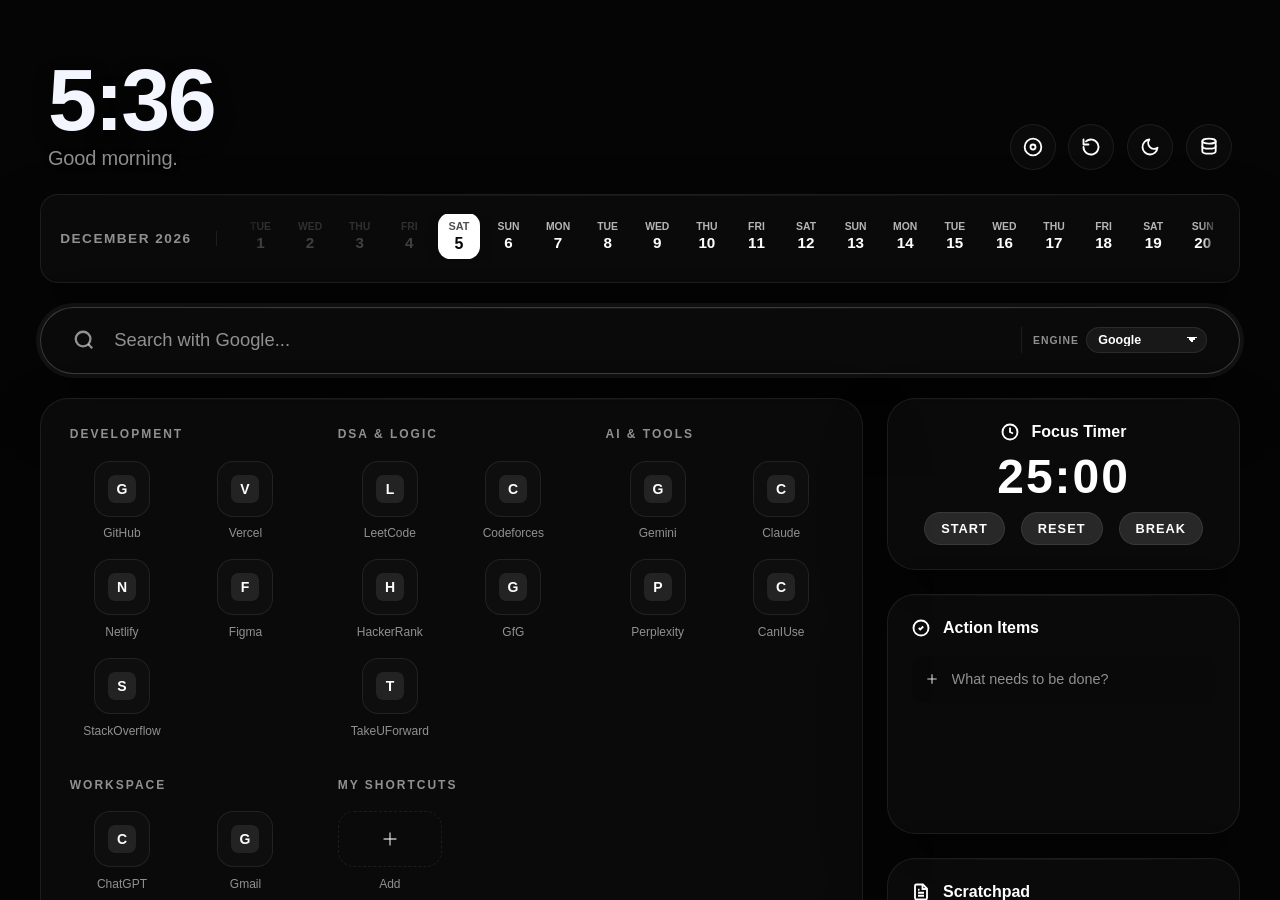
<file: index.html>
<!DOCTYPE html>
<html lang="en">

<head>
    <meta charset="UTF-8">
    <meta name="viewport" content="width=device-width, initial-scale=1.0">
    <title>New Tab</title>
    <link rel="stylesheet" href="styles.css">
</head>

<body>

    <div id="bg-layer"></div>
    <div id="bg-overlay"></div>
    <div class="noise-overlay"></div>

    <div class="app-container">

        <header class="header stagger-1">
            <div class="time-box">
                <h1 id="clock">00:00</h1>
                <p id="greeting">Initializing...</p>
            </div>
            <div class="controls">
                <button id="btn-focus" class="icon-btn" type="button" title="Zen Mode" aria-label="Toggle zen mode">
                    <svg viewBox="0 0 24 24">
                        <circle cx="12" cy="12" r="10"></circle>
                        <circle cx="12" cy="12" r="3"></circle>
                    </svg>
                </button>
                <button id="btn-bg-default" class="icon-btn" type="button" title="Use Default Abstract Wallpaper"
                    aria-label="Use default abstract wallpaper">
                    <svg viewBox="0 0 24 24">
                        <path d="M3 12a9 9 0 1 0 3-6.7"></path>
                        <polyline points="3 3 3 9 9 9"></polyline>
                    </svg>
                </button>
                <button id="btn-theme" class="icon-btn" type="button" title="Toggle Theme" aria-label="Toggle theme">
                    <svg id="icon-theme" viewBox="0 0 24 24"></svg>
                </button>
                <button id="btn-data" class="icon-btn" type="button" title="Data Tools" aria-label="Open data tools"
                    aria-expanded="false" aria-controls="data-panel">
                    <svg viewBox="0 0 24 24">
                        <ellipse cx="12" cy="5" rx="8" ry="3"></ellipse>
                        <path d="M4 5v6c0 1.7 3.6 3 8 3s8-1.3 8-3V5"></path>
                        <path d="M4 11v6c0 1.7 3.6 3 8 3s8-1.3 8-3v-6"></path>
                    </svg>
                </button>
                <div id="data-panel" class="data-panel" hidden>
                    <button id="btn-export" class="data-btn" type="button">Export Data</button>
                    <button id="btn-import" class="data-btn" type="button">Import Data</button>
                    <button id="btn-reset-all" class="data-btn danger" type="button">Reset Everything</button>
                    <p class="shortcut-hint">Shortcuts: `/` search, `F` zen, `N` shortcut.</p>
                </div>
                <input type="file" id="import-data-input" accept="application/json" hidden>
            </div>
        </header>
        <button id="btn-zen-back" class="zen-back-btn" type="button" aria-label="Exit zen mode" tabindex="-1">
            <svg viewBox="0 0 24 24">
                <line x1="19" y1="12" x2="5" y2="12"></line>
                <polyline points="11 18 5 12 11 6"></polyline>
            </svg>
            Back
        </button>

        <div class="focusable-content">
            <div class="bento calendar-ribbon stagger-2">
                <div class="month-tag" id="cal-month">Month</div>
                <div class="days-container" id="cal-days"></div>
            </div>

            <div class="bento search-box stagger-3">
                <svg viewBox="0 0 24 24">
                    <circle cx="11" cy="11" r="8"></circle>
                    <line x1="21" y1="21" x2="16.65" y2="16.65"></line>
                </svg>
                <input type="text" id="search-input" placeholder="Search the web..." autocomplete="off" autofocus
                    spellcheck="false">
                <div class="search-engine-wrap">
                    <label for="search-engine">Engine</label>
                    <select id="search-engine" aria-label="Choose search engine"></select>
                </div>
            </div>

            <main class="main-grid stagger-4">

                <div class="bento links-area" id="links-container"></div>

                <aside class="sidebar">

                    <div class="bento side-module pomo-wrap">
                        <div class="module-head" style="margin-bottom: 0;">
                            <svg viewBox="0 0 24 24">
                                <circle cx="12" cy="12" r="10"></circle>
                                <polyline points="12 6 12 12 16 14"></polyline>
                            </svg>
                            <span>Focus Timer</span>
                        </div>
                        <div id="pomo-time">25:00</div>
                        <div class="pomo-controls">
                            <button class="pomo-btn" id="btn-pomo-start" type="button">Start</button>
                            <button class="pomo-btn" id="btn-pomo-reset" type="button">Reset</button>
                            <button class="pomo-btn" id="btn-pomo-mode" type="button">Break</button>
                        </div>
                    </div>

                    <div class="bento side-module todo-wrap">
                        <div class="module-head">
                            <svg viewBox="0 0 24 24">
                                <path d="M12 22c5.523 0 10-4.477 10-10S17.523 2 12 2 2 6.477 2 12s4.477 10 10 10z">
                                </path>
                                <path d="m9 12 2 2 4-4"></path>
                            </svg>
                            <span>Action Items</span>
                        </div>
                        <div class="input-wrapper">
                            <svg viewBox="0 0 24 24">
                                <line x1="12" y1="5" x2="12" y2="19"></line>
                                <line x1="5" y1="12" x2="19" y2="12"></line>
                            </svg>
                            <input type="text" id="input-task" placeholder="What needs to be done?">
                        </div>
                        <ul class="item-list" id="list-tasks"></ul>
                    </div>

                    <div class="bento side-module notes-wrap">
                        <div class="module-head">
                            <svg viewBox="0 0 24 24">
                                <path d="M14.5 2H6a2 2 0 0 0-2 2v16a2 2 0 0 0 2 2h12a2 2 0 0 0 2-2V7.5L14.5 2z"></path>
                                <polyline points="14 2 14 8 20 8"></polyline>
                                <line x1="16" y1="13" x2="8" y2="13"></line>
                                <line x1="16" y1="17" x2="8" y2="17"></line>
                                <line x1="10" y1="9" x2="8" y2="9"></line>
                            </svg>
                            <span>Scratchpad</span>
                        </div>
                        <textarea id="scratchpad"
                            placeholder="Jot down quick thoughts. Auto-saves as you type."></textarea>
                    </div>

                </aside>
            </main>
        </div>
    </div>

    <div id="link-modal" class="modal" hidden>
        <div class="bento modal-card" role="dialog" aria-modal="true" aria-labelledby="link-modal-title">
            <h2 id="link-modal-title" class="modal-title">Add Shortcut</h2>
            <div class="modal-field">
                <label for="link-name-input">Name</label>
                <input id="link-name-input" type="text" maxlength="40" placeholder="GitHub">
            </div>
            <div class="modal-field">
                <label for="link-url-input">URL</label>
                <input id="link-url-input" type="text" placeholder="github.com">
            </div>
            <div class="modal-field" id="link-category-wrapper">
                <label for="link-category-input">Category</label>
                <select id="link-category-input" aria-label="Choose category"></select>
            </div>
            <div class="modal-row">
                <button id="link-cancel-btn" class="modal-btn" type="button">Cancel</button>
                <button id="link-save-btn" class="modal-btn primary" type="button">Save Shortcut</button>
            </div>
        </div>
    </div>

    <div id="toast" class="toast" role="status" aria-live="polite" aria-atomic="true"></div>

    <script type="module" src="app/app.js" defer></script>
</body>

</html>
</file>
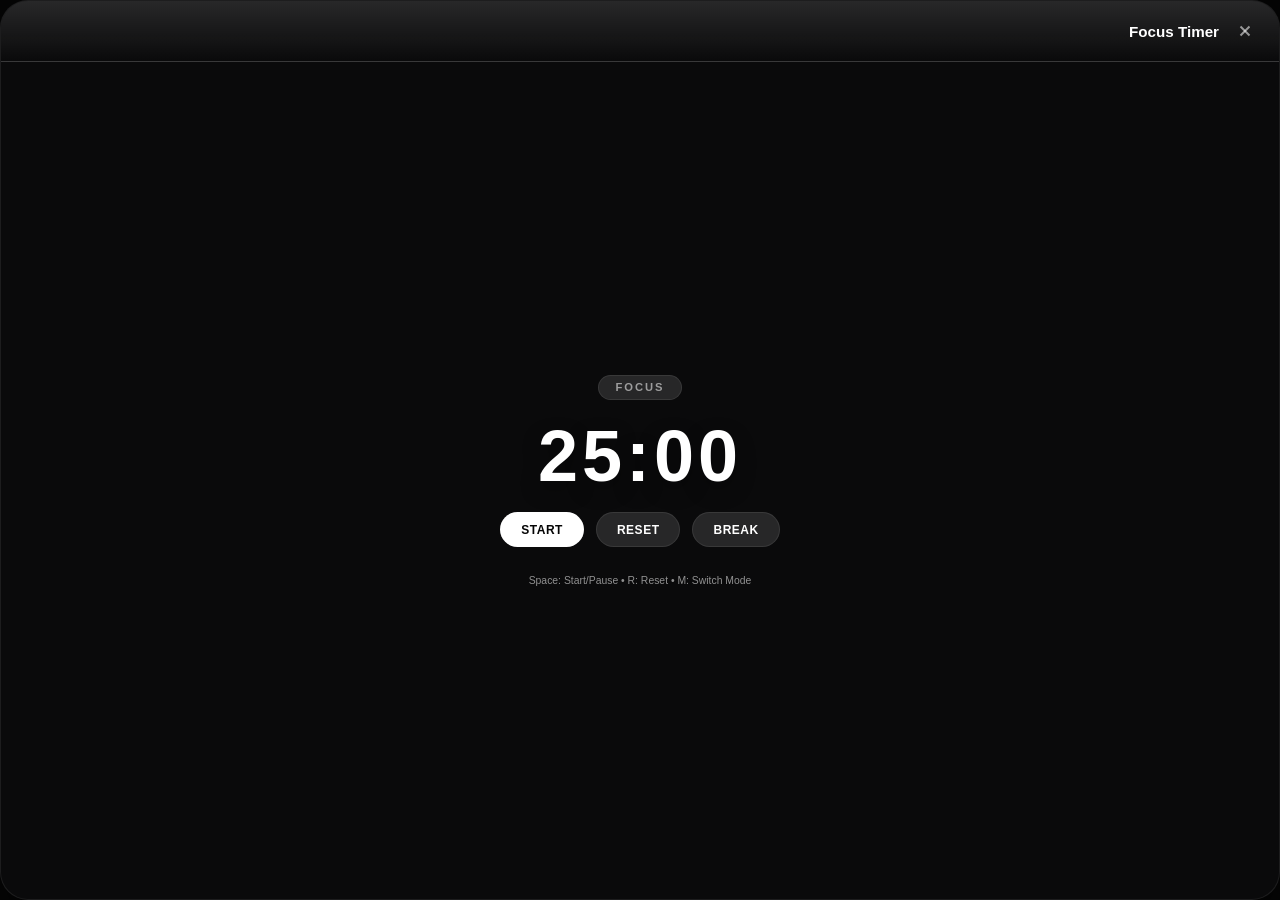
<file: pomodoro-popup.html>
<!DOCTYPE html>
<html lang="en">
<head>
    <meta charset="UTF-8">
    <meta name="viewport" content="width=device-width, initial-scale=1.0">
    <title>Aura Focus Timer</title>
    <link rel="stylesheet" href="styles.css">
</head>
<body>
    <div class="pomo-popup">
        <div class="pomo-popup-header">
            <div class="pomo-popup-drag" title="Drag to move"></div>
            <div class="pomo-popup-title">Focus Timer</div>
            <button id="pomo-popup-close" class="pomo-popup-close" type="button" aria-label="Close popup">
                <svg viewBox="0 0 24 24" width="18" height="18" stroke="currentColor" fill="none" stroke-width="2.5">
                    <line x1="18" y1="6" x2="6" y2="18"></line>
                    <line x1="6" y1="6" x2="18" y2="18"></line>
                </svg>
            </button>
        </div>

        <div class="pomo-popup-body">
            <div class="pomo-popup-mode" id="pomo-popup-mode-badge">Focus</div>
            <div class="pomo-popup-time" id="pomo-popup-time">25:00</div>
            <div class="pomo-popup-controls">
                <button id="pomo-popup-start" class="pomo-popup-btn primary" type="button">Start</button>
                <button id="pomo-popup-reset" class="pomo-popup-btn" type="button">Reset</button>
                <button id="pomo-popup-mode" class="pomo-popup-btn" type="button">Break</button>
            </div>
            <div class="pomo-popup-hint">Space: Start/Pause  •  R: Reset  •  M: Switch Mode</div>
        </div>
    </div>

    <script type="module" src="app/features/pomodoro-popup.js"></script>
</body>
</html>
</file>
<file: styles.css>
/* --- Ultra Premium CSS System --- */
:root {
    --bg-image: radial-gradient(130% 120% at 8% 6%, #2b2b2b 0%, #171717 32%, #0b0b0b 64%, #030303 100%), radial-gradient(90% 60% at 82% 18%, rgba(255, 255, 255, 0.05) 0%, rgba(255, 255, 255, 0) 70%);
    --glass-bg: rgba(18, 18, 20, 0.45);
    --glass-border: rgba(255, 255, 255, 0.08);
    --glass-highlight: rgba(255, 255, 255, 0.12);
    --glass-shadow: 0 32px 64px rgba(0, 0, 0, 0.4);
    --text-main: #ffffff;
    --text-muted: rgba(255, 255, 255, 0.55);
    --text-shadow: 0 2px 10px rgba(0, 0, 0, 0.2);
    --clock-color: #f3f6ff;
    --clock-shadow: 0 8px 20px rgba(0, 0, 0, 0.34);
    --zen-clock-shadow-start: 0 0 0 rgba(120, 160, 255, 0);
    --zen-clock-shadow-end: 0 14px 34px rgba(108, 150, 255, 0.26);
    --bg-overlay: #050505;
    --accent: #ffffff;
    --success: #6ee7b7;
    --danger: #ff6b81;
    --radius-lg: 28px;
    --radius-md: 18px;
    --radius-sm: 12px;
    --font-family: 'Inter', -apple-system, BlinkMacSystemFont, "Segoe UI", Roboto, Helvetica, Arial, sans-serif;
    --snappy-spring: cubic-bezier(0.25, 1, 0.5, 1);
}

[data-theme="light"] {
    --glass-bg: rgba(255, 255, 255, 0.55);
    --glass-border: rgba(0, 0, 0, 0.06);
    --glass-highlight: rgba(255, 255, 255, 0.4);
    --glass-shadow: 0 24px 48px rgba(0, 0, 0, 0.08);
    --text-main: #111111;
    --text-muted: rgba(0, 0, 0, 0.5);
    --text-shadow: 0 2px 10px rgba(255, 255, 255, 0.4);
    --clock-color: #131313;
    --clock-shadow: 0 8px 18px rgba(255, 255, 255, 0.58);
    --zen-clock-shadow-start: 0 0 0 rgba(0, 0, 0, 0);
    --zen-clock-shadow-end: 0 10px 22px rgba(0, 0, 0, 0.16);
    --bg-overlay: #f4f4f4;
    --accent: #000000;
    --success: #059669;
    --danger: #ef4444;
}

* {
    box-sizing: border-box;
    margin: 0;
    padding: 0;
}

body,
html {
    height: 100vh;
    font-family: var(--font-family);
    color: var(--text-main);
    overflow: hidden;
    background-color: #050505;
    -webkit-font-smoothing: antialiased;
    -moz-osx-font-smoothing: grayscale;
}

body.modal-open {
    overflow: hidden;
}

a:focus-visible,
button:focus-visible,
input:focus-visible,
textarea:focus-visible,
[role="button"]:focus-visible {
    outline: 2px solid rgba(255, 255, 255, 0.75);
    outline-offset: 2px;
}

[data-theme="light"] a:focus-visible,
[data-theme="light"] button:focus-visible,
[data-theme="light"] input:focus-visible,
[data-theme="light"] textarea:focus-visible,
[data-theme="light"] [role="button"]:focus-visible {
    outline: 2px solid rgba(0, 0, 0, 0.65);
}

/* --- Background Engine --- */
#bg-layer {
    position: fixed;
    inset: -4%;
    background-image: var(--bg-image);
    background-size: cover;
    background-position: center;
    z-index: -3;
    transition: background-image 0.8s ease-in-out;
    animation: bgDrift 60s infinite alternate ease-in-out;
    will-change: transform;
}

@keyframes bgDrift {
    0% {
        transform: scale(1) translate(0, 0);
    }

    100% {
        transform: scale(1.04) translate(-1%, -1%);
    }
}

#bg-overlay {
    position: fixed;
    inset: 0;
    background: rgba(0, 0, 0, 0.35);
    backdrop-filter: blur(45px) saturate(160%);
    -webkit-backdrop-filter: blur(45px) saturate(160%);
    z-index: -2;
    transition: background 0.6s ease;
}

[data-theme="light"] #bg-overlay {
    background: rgba(255, 255, 255, 0.2);
}

.noise-overlay {
    position: fixed;
    inset: 0;
    z-index: -1;
    opacity: 0.04;
    pointer-events: none;
    background-image: url("data:image/svg+xml,%3Csvg viewBox='0 0 200 200' xmlns='http://www.w3.org/2000/svg'%3E%3Cfilter id='noiseFilter'%3E%3CfeTurbulence type='fractalNoise' baseFrequency='0.8' numOctaves='3' stitchTiles='stitch'/%3E%3C/filter%3E%3Crect width='100%25' height='100%25' filter='url(%23noiseFilter)'/%3E%3C/svg%3E");
}

[data-theme="light"] .noise-overlay {
    opacity: 0.02;
}

/* --- Layout --- */
.app-container {
    max-width: 1440px;
    margin: 0 auto;
    height: 100vh;
    padding: 3.5rem 2.5rem;
    display: flex;
    flex-direction: column;
    gap: 1.5rem;
    overflow-y: auto;
    scroll-behavior: smooth;
}

.app-container::-webkit-scrollbar {
    width: 0px;
}

.focusable-content {
    display: flex;
    flex-direction: column;
    gap: 1.5rem;
    flex: 1;
    transition: opacity 0.6s var(--snappy-spring), transform 0.6s var(--snappy-spring);
}

body.focus-mode .focusable-content {
    opacity: 0;
    transform: translateY(28px) scale(0.98);
    pointer-events: none;
    max-height: 0;
    overflow: hidden;
    flex: 0;
    gap: 0;
}

body.focus-mode .app-container {
    justify-content: center;
    align-items: center;
    padding-top: 0;
    padding-bottom: 0;
    overflow: hidden;
}

/* --- Glassmorphism Core Component --- */
.bento {
    position: relative;
    background: var(--glass-bg);
    border: 1px solid var(--glass-border);
    border-radius: var(--radius-lg);
    box-shadow: var(--glass-shadow);
    padding: 1.8rem;
    overflow: hidden;
    transition: all 0.4s var(--snappy-spring);
}

.bento::before {
    content: '';
    position: absolute;
    top: 0;
    left: 0;
    right: 0;
    height: 1px;
    background: linear-gradient(90deg, transparent, var(--glass-highlight), transparent);
    opacity: 0.5;
}

/* --- Animations --- */
.stagger-1 {
    animation: slideUpFade 0.7s var(--snappy-spring) forwards;
    opacity: 0;
}

.stagger-2 {
    animation: slideUpFade 0.8s var(--snappy-spring) forwards 0.05s;
    opacity: 0;
}

.stagger-3 {
    animation: slideUpFade 0.9s var(--snappy-spring) forwards 0.1s;
    opacity: 0;
}

.stagger-4 {
    animation: slideUpFade 1.0s var(--snappy-spring) forwards 0.15s;
    opacity: 0;
}

@keyframes slideUpFade {
    from {
        opacity: 0;
        transform: translateY(30px) scale(0.98);
    }

    to {
        opacity: 1;
        transform: translateY(0) scale(1);
    }
}

@keyframes itemReveal {
    from {
        opacity: 0;
        transform: translateY(14px) scale(0.96);
        filter: blur(3px);
    }

    to {
        opacity: 1;
        transform: translateY(0) scale(1);
        filter: blur(0);
    }
}

@keyframes zenClockBreathe {
    0% {
        transform: translateY(0) scale(1);
        text-shadow: var(--zen-clock-shadow-start);
    }

    100% {
        transform: translateY(-2px) scale(1.015);
        text-shadow: var(--zen-clock-shadow-end);
    }
}

@keyframes btnPulse {
    0% {
        transform: scale(1);
    }

    45% {
        transform: scale(1.14);
    }

    100% {
        transform: scale(1);
    }
}

@keyframes itemLeave {
    from {
        opacity: 1;
        transform: translateY(0) scale(1);
        max-height: 64px;
    }

    to {
        opacity: 0;
        transform: translateY(10px) scale(0.95);
        max-height: 0;
    }
}

.reveal-item {
    opacity: 0;
    animation: itemReveal 0.45s var(--snappy-spring) forwards;
    animation-delay: var(--delay, 0ms);
}

.is-leaving {
    overflow: hidden;
    animation: itemLeave 0.28s ease forwards;
    pointer-events: none;
}

/* --- Header Section --- */
.header {
    display: flex;
    justify-content: space-between;
    align-items: flex-end;
    padding: 0 0.5rem;
    text-shadow: var(--text-shadow);
    transition: all 0.55s var(--snappy-spring);
}

.time-box h1 {
    font-size: 5.5rem;
    font-weight: 700;
    letter-spacing: -2.5px;
    line-height: 1;
    margin-bottom: 0.2rem;
    color: var(--clock-color);
    text-shadow: var(--clock-shadow);
    transition: transform 0.55s var(--snappy-spring), font-size 0.55s var(--snappy-spring), letter-spacing 0.55s var(--snappy-spring);
}

.time-box p {
    font-size: 1.25rem;
    font-weight: 500;
    color: var(--text-muted);
    letter-spacing: -0.2px;
    transition: transform 0.45s var(--snappy-spring), font-size 0.45s var(--snappy-spring), opacity 0.45s var(--snappy-spring);
}

.controls {
    display: flex;
    gap: 0.8rem;
    align-items: center;
    transition: opacity 0.3s ease, transform 0.35s var(--snappy-spring);
    position: relative;
}

.icon-btn {
    background: var(--glass-bg);
    border: 1px solid var(--glass-border);
    color: var(--text-main);
    width: 46px;
    height: 46px;
    border-radius: 50%;
    display: grid;
    place-items: center;
    cursor: pointer;
    transition: all 0.3s var(--snappy-spring);
    backdrop-filter: blur(10px);
}

.icon-btn svg {
    width: 20px;
    height: 20px;
    fill: none;
    stroke: currentColor;
    stroke-width: 2.2;
    stroke-linecap: round;
    stroke-linejoin: round;
}

.icon-btn:hover {
    background: var(--glass-highlight);
    transform: scale(1.08) translateY(-2px);
    box-shadow: 0 8px 16px rgba(0, 0, 0, 0.1);
}

.icon-btn.pulse-once {
    animation: btnPulse 0.36s ease-out;
}

.focus-active {
    color: #ffeb3b !important;
    border-color: rgba(255, 235, 59, 0.3) !important;
    background: rgba(255, 235, 59, 0.1) !important;
}

.data-panel {
    position: absolute;
    right: 0;
    top: calc(100% + 0.8rem);
    width: 230px;
    background: var(--glass-bg);
    border: 1px solid var(--glass-border);
    border-radius: var(--radius-md);
    backdrop-filter: blur(20px);
    -webkit-backdrop-filter: blur(20px);
    box-shadow: 0 20px 36px rgba(0, 0, 0, 0.35);
    padding: 0.65rem;
    display: flex;
    flex-direction: column;
    gap: 0.45rem;
    z-index: 30;
    transform-origin: top right;
    animation: itemReveal 0.22s var(--snappy-spring) forwards;
}

.data-panel[hidden] {
    display: none;
}

.data-btn {
    border: 1px solid var(--glass-border);
    background: rgba(255, 255, 255, 0.04);
    color: var(--text-main);
    border-radius: 10px;
    padding: 0.55rem 0.7rem;
    text-align: left;
    font-size: 0.8rem;
    font-weight: 600;
    cursor: pointer;
    transition: all 0.2s ease;
}

.data-btn:hover {
    background: var(--glass-highlight);
    transform: translateX(2px);
}

.data-btn.danger {
    color: #ffd7dd;
    border-color: rgba(255, 107, 129, 0.35);
    background: rgba(255, 107, 129, 0.12);
}

[data-theme="light"] .data-btn.danger {
    color: #9f1239;
}

.shortcut-hint {
    color: var(--text-muted);
    font-size: 0.7rem;
    line-height: 1.3;
    margin: 0.2rem 0 0.1rem;
    padding: 0 0.2rem;
}

body.focus-mode .header {
    width: auto;
    justify-content: center;
    align-items: center;
    text-align: center;
    min-height: auto;
    padding: 0;
}

body.focus-mode .time-box h1 {
    font-size: clamp(6.4rem, 18vw, 10.6rem);
    letter-spacing: -4px;
    animation: zenClockBreathe 2.8s ease-in-out infinite alternate;
}

body.focus-mode .time-box p {
    font-size: clamp(1.3rem, 2.6vw, 1.85rem);
    transform: translateY(6px);
}

body.focus-mode .controls {
    display: none;
}

.zen-back-btn {
    position: fixed;
    top: 1.5rem;
    left: 1.5rem;
    z-index: 25;
    display: inline-flex;
    align-items: center;
    gap: 0.45rem;
    background: var(--glass-bg);
    border: 1px solid var(--glass-border);
    color: var(--text-main);
    border-radius: 999px;
    padding: 0.48rem 0.85rem;
    font-size: 0.82rem;
    font-weight: 700;
    letter-spacing: 0.2px;
    cursor: pointer;
    backdrop-filter: blur(14px);
    -webkit-backdrop-filter: blur(14px);
    box-shadow: 0 10px 24px rgba(0, 0, 0, 0.24);
    opacity: 0;
    transform: translateY(-8px) scale(0.98);
    pointer-events: none;
    transition: opacity 0.28s ease, transform 0.28s ease, background 0.25s ease;
}

.zen-back-btn svg {
    width: 14px;
    height: 14px;
    stroke: currentColor;
    fill: none;
    stroke-width: 2.5;
    stroke-linecap: round;
    stroke-linejoin: round;
}

.zen-back-btn:hover {
    background: var(--glass-highlight);
    transform: translateY(-1px) scale(1);
}

body.focus-mode .zen-back-btn {
    opacity: 1;
    transform: translateY(0) scale(1);
    pointer-events: auto;
}

.modal {
    position: fixed;
    inset: 0;
    display: grid;
    place-items: center;
    padding: 1.2rem;
    background: rgba(0, 0, 0, 0.45);
    backdrop-filter: blur(6px);
    -webkit-backdrop-filter: blur(6px);
    z-index: 40;
}

.modal[hidden] {
    display: none;
}

.modal-card {
    width: min(440px, 96vw);
    animation: itemReveal 0.24s var(--snappy-spring) forwards;
}

.modal-title {
    font-size: 1.25rem;
    font-weight: 700;
    margin-bottom: 0.9rem;
    letter-spacing: -0.3px;
}

.modal-field {
    display: flex;
    flex-direction: column;
    gap: 0.35rem;
    margin-bottom: 0.75rem;
}

.modal-field label {
    font-size: 0.78rem;
    color: var(--text-muted);
    font-weight: 600;
    letter-spacing: 0.3px;
    text-transform: uppercase;
}

.modal-field input {
    background: rgba(0, 0, 0, 0.18);
    border: 1px solid transparent;
    border-radius: 10px;
    padding: 0.75rem 0.85rem;
    color: var(--text-main);
    outline: none;
    font-size: 0.94rem;
}

.modal-field input:focus {
    border-color: var(--glass-border);
    background: rgba(0, 0, 0, 0.28);
}

.modal-row {
    display: flex;
    justify-content: flex-end;
    gap: 0.55rem;
    margin-top: 0.8rem;
}

.modal-btn {
    border: 1px solid var(--glass-border);
    border-radius: 999px;
    background: var(--glass-highlight);
    color: var(--text-main);
    padding: 0.52rem 1rem;
    cursor: pointer;
    font-size: 0.82rem;
    font-weight: 700;
    letter-spacing: 0.3px;
    transition: all 0.2s ease;
}

.modal-btn:hover {
    transform: translateY(-1px);
}

.modal-btn.primary {
    background: var(--text-main);
    color: var(--bg-overlay);
}

.toast {
    position: fixed;
    left: 50%;
    bottom: 1.35rem;
    transform: translateX(-50%) translateY(10px);
    min-width: 220px;
    max-width: min(90vw, 460px);
    padding: 0.65rem 0.9rem;
    border-radius: 12px;
    border: 1px solid var(--glass-border);
    background: var(--glass-bg);
    color: var(--text-main);
    text-align: center;
    font-size: 0.85rem;
    line-height: 1.4;
    opacity: 0;
    pointer-events: none;
    backdrop-filter: blur(16px);
    -webkit-backdrop-filter: blur(16px);
    z-index: 45;
    transition: transform 0.25s ease, opacity 0.25s ease;
}

.toast.show {
    opacity: 1;
    transform: translateX(-50%) translateY(0);
}

.toast.success {
    border-color: color-mix(in srgb, var(--success) 42%, transparent);
}

.toast.error {
    border-color: color-mix(in srgb, var(--danger) 46%, transparent);
}

/* --- Calendar Strip --- */
.calendar-ribbon {
    padding: 1.2rem;
    display: flex;
    align-items: center;
    gap: 1.5rem;
    border-radius: var(--radius-md);
    overflow: hidden;
}

.month-tag {
    font-weight: 700;
    font-size: 0.85rem;
    color: var(--text-muted);
    text-transform: uppercase;
    letter-spacing: 1.5px;
    padding-right: 1.5rem;
    border-right: 1px solid var(--glass-border);
    white-space: nowrap;
}

.days-container {
    display: flex;
    gap: 0.6rem;
    overflow-x: auto;
    scroll-behavior: smooth;
    padding-bottom: 4px;
    mask-image: linear-gradient(to right, transparent, black 2%, black 98%, transparent);
    -webkit-mask-image: linear-gradient(to right, transparent, black 2%, black 98%, transparent);
}

.days-container::-webkit-scrollbar {
    display: none;
}

.cal-day {
    min-width: 40px;
    height: 44px;
    display: flex;
    flex-direction: column;
    align-items: center;
    justify-content: center;
    border-radius: 12px;
    font-size: 0.95rem;
    font-weight: 600;
    color: var(--text-main);
    transition: all 0.3s ease;
    border: 1px solid transparent;
    flex-shrink: 0;
}

.cal-day.passed {
    color: var(--text-muted);
    opacity: 0.4;
}

.cal-day.today {
    background: var(--text-main);
    color: var(--bg-overlay);
    box-shadow: 0 4px 12px rgba(0, 0, 0, 0.2);
    transform: scale(1.05);
}

.cal-day-label {
    font-size: 0.65rem;
    font-weight: 700;
    text-transform: uppercase;
    opacity: 0.7;
    margin-bottom: 2px;
}

/* --- Search Bar --- */
.search-box {
    padding: 1.2rem 2rem;
    display: flex;
    align-items: center;
    gap: 1.2rem;
    border-radius: 100px;
    transition: border-color 0.3s, box-shadow 0.3s;
}

.search-box:focus-within {
    border-color: rgba(255, 255, 255, 0.2);
    box-shadow: 0 0 0 4px rgba(255, 255, 255, 0.05), var(--glass-shadow);
}

[data-theme="light"] .search-box:focus-within {
    border-color: rgba(0, 0, 0, 0.1);
    box-shadow: 0 0 0 4px rgba(0, 0, 0, 0.03), var(--glass-shadow);
}

.search-box svg {
    width: 22px;
    height: 22px;
    color: var(--text-muted);
    stroke: currentColor;
    fill: none;
    stroke-width: 2.5;
}

#search-input {
    flex: 1;
    background: transparent;
    border: none;
    color: var(--text-main);
    font-size: 1.15rem;
    font-weight: 500;
    outline: none;
    min-width: 0;
}

#search-input::placeholder {
    color: var(--text-muted);
    font-weight: 400;
}

.search-engine-wrap {
    display: flex;
    align-items: center;
    gap: 0.45rem;
    padding-left: 0.7rem;
    border-left: 1px solid var(--glass-border);
    flex-shrink: 0;
}

.search-engine-wrap label {
    font-size: 0.65rem;
    letter-spacing: 1px;
    text-transform: uppercase;
    color: var(--text-muted);
    font-weight: 700;
}

#search-engine {
    appearance: none;
    -webkit-appearance: none;
    background: rgba(255, 255, 255, 0.06);
    color: var(--text-main);
    border: 1px solid var(--glass-border);
    border-radius: 999px;
    padding: 0.38rem 1.8rem 0.38rem 0.7rem;
    font-size: 0.78rem;
    font-weight: 700;
    line-height: 1;
    min-width: 118px;
    cursor: pointer;
    background-image: linear-gradient(45deg, transparent 50%, currentColor 50%), linear-gradient(135deg, currentColor 50%, transparent 50%);
    background-position: calc(100% - 14px) calc(50% - 1px), calc(100% - 9px) calc(50% - 1px);
    background-size: 5px 5px, 5px 5px;
    background-repeat: no-repeat;
    transition: all 0.22s ease;
}

#search-engine:hover {
    background-color: rgba(255, 255, 255, 0.12);
}

#search-engine:focus-visible {
    outline: 2px solid rgba(255, 255, 255, 0.72);
    outline-offset: 1px;
}

#search-engine option {
    color: #101010;
}

/* --- Main Layout --- */
.main-grid {
    display: grid;
    grid-template-columns: 2.8fr 1.2fr;
    gap: 1.5rem;
}

/* --- App Links Grid --- */
.links-area {
    display: grid;
    grid-template-columns: repeat(auto-fit, minmax(200px, 1fr));
    gap: 2.5rem;
    align-content: start;
}

.link-category h3 {
    font-size: 0.75rem;
    text-transform: uppercase;
    letter-spacing: 2px;
    color: var(--text-muted);
    margin-bottom: 1.2rem;
    font-weight: 700;
}

.app-grid {
    display: grid;
    grid-template-columns: repeat(auto-fill, minmax(70px, 1fr));
    gap: 1.2rem;
}

.app-item {
    position: relative;
    display: flex;
    flex-direction: column;
    align-items: center;
    gap: 0.6rem;
    text-decoration: none;
    color: var(--text-main);
    cursor: pointer;
    outline: none;
    transform-origin: center;
}

.app-item-btn {
    border: none;
    background: transparent;
    padding: 0;
    font: inherit;
}

.app-icon {
    width: 56px;
    height: 56px;
    background: rgba(255, 255, 255, 0.02);
    border: 1px solid var(--glass-border);
    border-radius: 16px;
    display: grid;
    place-items: center;
    transition: all 0.4s var(--snappy-spring);
    position: relative;
}

.app-icon img {
    width: 28px;
    height: 28px;
    border-radius: 6px;
    object-fit: contain;
}

.app-item span {
    font-size: 0.75rem;
    font-weight: 500;
    color: var(--text-muted);
    transition: color 0.3s;
    text-align: center;
    white-space: nowrap;
    overflow: hidden;
    text-overflow: ellipsis;
    width: 100%;
}

.app-item:hover .app-icon {
    transform: translateY(-5px) scale(1.08);
    background: var(--glass-highlight);
    box-shadow: 0 12px 24px rgba(0, 0, 0, 0.2);
    border-color: rgba(255, 255, 255, 0.15);
}

.app-item:hover span {
    color: var(--text-main);
}

/* Delete Button for Custom Links */
.delete-link-btn {
    position: absolute;
    top: -6px;
    right: -6px;
    width: 20px;
    height: 20px;
    background: #ff4757;
    color: white;
    border-radius: 50%;
    border: none;
    display: flex;
    align-items: center;
    justify-content: center;
    cursor: pointer;
    opacity: 0;
    transform: scale(0.8);
    transition: all 0.2s;
    z-index: 10;
    box-shadow: 0 2px 8px rgba(0, 0, 0, 0.3);
}

.delete-link-btn svg {
    width: 12px;
    height: 12px;
    stroke: white;
    stroke-width: 3;
    fill: none;
}

.app-item:hover .delete-link-btn {
    opacity: 1;
    transform: scale(1);
}

.delete-link-btn:hover {
    background: #ff6b81;
    transform: scale(1.1) !important;
}

.btn-add-link {
    background: transparent;
    border: 1px dashed var(--glass-border);
    color: var(--text-muted);
}

.btn-add-link svg {
    width: 22px;
    height: 22px;
    stroke: currentColor;
    fill: none;
    stroke-width: 2;
}

.app-item:hover .btn-add-link {
    color: var(--text-main);
    border-style: solid;
}

/* --- Sidebar Features --- */
.sidebar {
    display: flex;
    flex-direction: column;
    gap: 1.5rem;
}

.side-module {
    display: flex;
    flex-direction: column;
    padding: 1.5rem;
}

.module-head {
    display: flex;
    align-items: center;
    gap: 0.8rem;
    margin-bottom: 1.2rem;
    font-size: 1rem;
    font-weight: 700;
    color: var(--text-main);
}

.module-head svg {
    width: 18px;
    height: 18px;
    stroke: currentColor;
    fill: none;
    stroke-width: 2.5;
}

/* Pomodoro Timer (NEW) */
.pomo-wrap {
    min-height: 120px;
    align-items: center;
    text-align: center;
}

#pomo-time {
    font-size: 3rem;
    font-weight: 800;
    letter-spacing: 2px;
    margin: 0.5rem 0;
    font-variant-numeric: tabular-nums;
}

.pomo-controls {
    display: flex;
    gap: 1rem;
    justify-content: center;
}

.pomo-btn {
    background: var(--glass-highlight);
    border: 1px solid var(--glass-border);
    color: var(--text-main);
    padding: 0.5rem 1rem;
    border-radius: 20px;
    font-weight: 600;
    cursor: pointer;
    transition: all 0.2s;
    font-size: 0.8rem;
    text-transform: uppercase;
    letter-spacing: 1px;
}

.pomo-btn:hover {
    background: var(--text-main);
    color: var(--bg-overlay);
}

/* Focus / Todos */
.todo-wrap {
    flex: 1;
    min-height: 240px;
}

.input-wrapper {
    position: relative;
    margin-bottom: 1rem;
}

.input-wrapper input {
    width: 100%;
    background: rgba(0, 0, 0, 0.15);
    border: 1px solid transparent;
    padding: 0.9rem 1rem 0.9rem 2.4rem;
    border-radius: var(--radius-sm);
    color: var(--text-main);
    outline: none;
    font-size: 0.9rem;
    transition: all 0.3s;
}

.input-wrapper input:focus {
    border-color: var(--glass-border);
    background: rgba(0, 0, 0, 0.25);
}

.input-wrapper input::placeholder {
    color: var(--text-muted);
}

.input-wrapper svg {
    position: absolute;
    left: 12px;
    top: 50%;
    transform: translateY(-50%);
    width: 16px;
    height: 16px;
    color: var(--text-muted);
    stroke: currentColor;
    fill: none;
    stroke-width: 2.5;
}

.item-list {
    list-style: none;
    display: flex;
    flex-direction: column;
    gap: 0.3rem;
    overflow-y: auto;
    max-height: 180px;
    padding-right: 5px;
}

.item-list::-webkit-scrollbar {
    width: 4px;
}

.item-list::-webkit-scrollbar-thumb {
    background: var(--glass-border);
    border-radius: 10px;
}

.list-item {
    display: flex;
    align-items: center;
    gap: 0.8rem;
    padding: 0.7rem;
    border-radius: var(--radius-sm);
    transition: all 0.2s ease;
    cursor: pointer;
    border: 1px solid transparent;
    transform-origin: center left;
}

.list-item:hover {
    background: rgba(255, 255, 255, 0.03);
    border-color: var(--glass-border);
}

.list-item.checked .item-text {
    text-decoration: line-through;
    color: var(--text-muted);
}

.check-box {
    width: 20px;
    height: 20px;
    border: 2px solid var(--text-muted);
    border-radius: 6px;
    display: grid;
    place-items: center;
    transition: all 0.2s;
    flex-shrink: 0;
}

.list-item.checked .check-box {
    background: var(--text-main);
    border-color: var(--text-main);
}

.check-box svg {
    width: 12px;
    height: 12px;
    stroke: var(--bg-overlay);
    fill: none;
    stroke-width: 3.5;
    opacity: 0;
    transform: scale(0.5);
    transition: all 0.2s cubic-bezier(0.34, 1.56, 0.64, 1);
}

.list-item.checked .check-box svg {
    opacity: 1;
    transform: scale(1);
}

.item-text {
    flex: 1;
    font-size: 0.9rem;
    font-weight: 500;
    transition: color 0.2s;
    word-break: break-word;
}

.btn-del {
    background: none;
    border: none;
    color: var(--text-muted);
    cursor: pointer;
    opacity: 0;
    transition: all 0.2s;
    padding: 4px;
    border-radius: 6px;
}

.btn-del svg {
    width: 16px;
    height: 16px;
    stroke: currentColor;
    fill: none;
    stroke-width: 2.5;
}

.list-item:hover .btn-del {
    opacity: 1;
}

.btn-del:hover {
    color: #ff4757;
    background: rgba(255, 71, 87, 0.1);
}

/* Drag and Drop for Tasks */
.list-item.dragging {
    opacity: 0.5;
    background: var(--glass-highlight);
    border-color: var(--text-main);
    cursor: grabbing;
}

.list-item.dragging .drag-handle {
    opacity: 1;
    color: var(--text-main);
    cursor: grabbing;
}

.list-item.drag-over {
    border-color: var(--text-main);
    background: rgba(255, 255, 255, 0.08);
    transform: translateY(2px);
    box-shadow: 0 4px 12px rgba(0, 0, 0, 0.2);
}

.list-item:hover .drag-handle {
    opacity: 1;
}

.drag-handle:hover {
    color: var(--text-main) !important;
    background: var(--glass-highlight);
    border-radius: 6px;
}

/* Notes */
.notes-wrap {
    flex: 1;
    min-height: 200px;
    display: flex;
    flex-direction: column;
}

#scratchpad {
    flex: 1;
    width: 100%;
    background: transparent;
    border: none;
    resize: none;
    color: var(--text-main);
    font-family: var(--font-family);
    font-size: 0.95rem;
    line-height: 1.6;
    outline: none;
    padding-right: 5px;
    font-weight: 400;
}

#scratchpad::placeholder {
    color: var(--text-muted);
}

#scratchpad::-webkit-scrollbar {
    width: 4px;
}

#scratchpad::-webkit-scrollbar-thumb {
    background: var(--glass-border);
    border-radius: 10px;
}

@media (max-width: 1024px) {
    .main-grid {
        grid-template-columns: 1fr;
    }

    .sidebar {
        flex-direction: row;
        flex-wrap: wrap;
    }

    .side-module {
        flex: 1;
        min-width: 300px;
    }
}

@media (max-width: 768px) {
    .sidebar {
        flex-direction: column;
    }

    .time-box h1 {
        font-size: 4rem;
    }

    .app-container {
        padding: 2rem 1.5rem;
    }

    .search-box {
        flex-wrap: wrap;
        border-radius: 24px;
        padding: 1rem 1.2rem;
        row-gap: 0.8rem;
    }

    .search-engine-wrap {
        width: 100%;
        justify-content: flex-end;
        border-left: none;
        border-top: 1px solid var(--glass-border);
        padding-left: 0;
        padding-top: 0.7rem;
    }

    .zen-back-btn {
        top: 1rem;
        left: 1rem;
    }
}

@media (prefers-reduced-motion: reduce) {
    *,
    *::before,
    *::after {
        animation-duration: 0.01ms !important;
        animation-iteration-count: 1 !important;
        transition-duration: 0.01ms !important;
        scroll-behavior: auto !important;
    }
}
/* --- Speed Test Module --- */
.speedtest-module {
    padding: 1rem;
    text-align: center;
    min-height: 100px;
    display: flex;
    flex-direction: column;
    align-items: center;
    justify-content: center;
    gap: 0.75rem;
}

.speedtest-header {
    display: flex;
    align-items: center;
    gap: 0.5rem;
    width: 100%;
    justify-content: center;
}

.speedtest-header svg {
    color: var(--text-muted);
}

.speedtest-header span {
    font-weight: 600;
    font-size: 0.85rem;
    text-transform: uppercase;
    letter-spacing: 1px;
    color: var(--text-muted);
}

.speedtest-results {
    display: flex;
    flex-direction: column;
    gap: 0.4rem;
    width: 100%;
}

.speedtest-item {
    display: flex;
    justify-content: space-between;
    align-items: center;
    padding: 0.4rem 0;
    border-bottom: 1px solid var(--glass-border);
}

.speedtest-item:last-child {
    border-bottom: none;
}

.speedtest-item span:first-child {
    font-size: 0.8rem;
    color: var(--text-muted);
}

.speedtest-item span:last-child {
    font-size: 0.9rem;
    font-weight: 600;
    font-variant-numeric: tabular-nums;
    color: var(--text-main);
}

.speedtest-btn {
    margin-top: 0.5rem;
    padding: 0.5rem 1rem;
    background: var(--glass-highlight);
    border: 1px solid var(--glass-border);
    color: var(--text-main);
    border-radius: 20px;
    font-size: 0.75rem;
    font-weight: 600;
    text-transform: uppercase;
    letter-spacing: 0.5px;
    cursor: pointer;
    transition: all 0.2s;
    width: 100%;
    max-width: 200px;
}

.speedtest-btn:hover:not(:disabled) {
    background: var(--text-main);
    color: var(--bg-overlay);
}

.speedtest-btn:disabled {
    background: var(--glass-border);
    color: var(--text-muted);
    cursor: not-allowed;
}

.speedtest-status {
    font-size: 0.7rem;
    color: var(--text-muted);
    height: 1rem;
    min-height: 1rem;
}

[data-theme="light"] .speedtest-btn {
    background: var(--glass-highlight);
    border-color: var(--glass-border);
    color: var(--text-main);
}

[data-theme="light"] .speedtest-btn:hover:not(:disabled) {
    background: var(--text-main);
    color: var(--bg-overlay);
}

/* --- Pomodoro Popup Window --- */
.pomo-popup {
    width: 100%;
    height: 100%;
    display: flex;
    flex-direction: column;
    background: var(--glass-bg);
    border: 1px solid var(--glass-border);
    border-radius: var(--radius-lg);
    box-shadow: var(--glass-shadow);
    overflow: hidden;
    font-family: var(--font-family);
}

.pomo-popup-header {
    display: flex;
    align-items: center;
    gap: 0.75rem;
    padding: 1rem 1.25rem;
    border-bottom: 1px solid var(--glass-border);
    background: linear-gradient(180deg, var(--glass-highlight), transparent);
    -webkit-app-region: drag;
}

.pomo-popup-drag {
    flex: 1;
    height: 100%;
    cursor: grab;
    -webkit-app-region: drag;
}

.pomo-popup-drag:active {
    cursor: grabbing;
}

.pomo-popup-title {
    font-weight: 700;
    font-size: 0.95rem;
    color: var(--text-main);
    -webkit-app-region: no-drag;
}

.pomo-popup-close {
    width: 28px;
    height: 28px;
    border-radius: 50%;
    border: none;
    background: transparent;
    color: var(--text-muted);
    cursor: pointer;
    display: flex;
    align-items: center;
    justify-content: center;
    transition: all 0.2s;
    -webkit-app-region: no-drag;
}

.pomo-popup-close:hover {
    background: var(--glass-highlight);
    color: var(--text-main);
}

.pomo-popup-body {
    flex: 1;
    display: flex;
    flex-direction: column;
    align-items: center;
    justify-content: center;
    gap: 1.25rem;
    padding: 2rem 1.5rem;
    text-align: center;
}

.pomo-popup-mode {
    font-size: 0.7rem;
    font-weight: 700;
    text-transform: uppercase;
    letter-spacing: 2px;
    padding: 0.35rem 1rem;
    border-radius: 999px;
    border: 1px solid var(--glass-border);
    background: var(--glass-highlight);
    color: var(--text-muted);
}

.pomo-popup-mode.focus {
    background: rgba(99, 102, 241, 0.15);
    border-color: rgba(99, 102, 241, 0.3);
    color: #818cf8;
}

.pomo-popup-mode.break {
    background: rgba(16, 185, 129, 0.15);
    border-color: rgba(16, 185, 129, 0.3);
    color: #34d399;
}

.pomo-popup-time {
    font-size: 4.5rem;
    font-weight: 800;
    letter-spacing: 4px;
    font-variant-numeric: tabular-nums;
    color: var(--text-main);
    line-height: 1;
    text-shadow: var(--clock-shadow);
    transition: all 0.3s var(--snappy-spring);
}

.pomo-popup-controls {
    display: flex;
    gap: 0.75rem;
    justify-content: center;
    flex-wrap: wrap;
}

.pomo-popup-btn {
    background: var(--glass-highlight);
    border: 1px solid var(--glass-border);
    color: var(--text-main);
    padding: 0.6rem 1.25rem;
    border-radius: 999px;
    font-weight: 700;
    font-size: 0.75rem;
    text-transform: uppercase;
    letter-spacing: 0.5px;
    cursor: pointer;
    transition: all 0.2s;
    min-width: 80px;
}

.pomo-popup-btn:hover:not(:disabled) {
    background: var(--text-main);
    color: var(--bg-overlay);
}

.pomo-popup-btn.primary {
    background: var(--text-main);
    color: var(--bg-overlay);
    border-color: transparent;
}

.pomo-popup-btn.primary:hover:not(:disabled) {
    background: var(--glass-highlight);
    color: var(--text-main);
    border-color: var(--glass-border);
}

.pomo-popup-btn:disabled {
    opacity: 0.5;
    cursor: not-allowed;
}

.pomo-popup-hint {
    font-size: 0.65rem;
    color: var(--text-muted);
    margin-top: 0.5rem;
}

[data-theme="light"] .pomo-popup-btn {
    background: var(--glass-highlight);
    border-color: var(--glass-border);
    color: var(--text-main);
}

[data-theme="light"] .pomo-popup-btn:hover:not(:disabled) {
    background: var(--text-main);
    color: var(--bg-overlay);
}

[data-theme="light"] .pomo-popup-btn.primary {
    background: var(--text-main);
    color: var(--bg-overlay);
}
</file>
